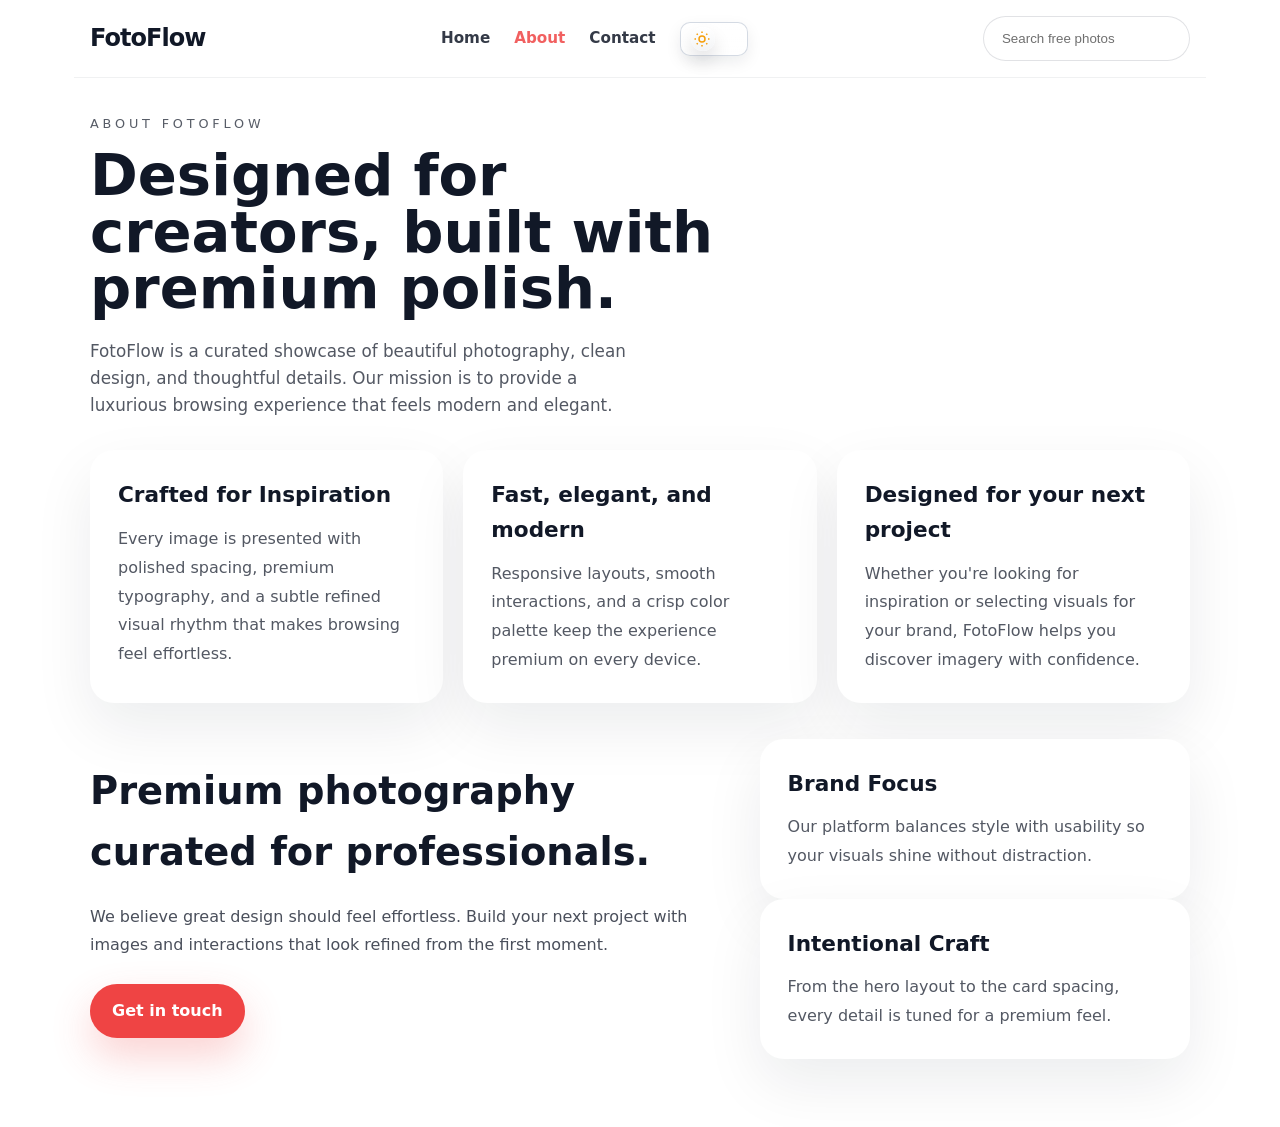
<file: about.html>
<!DOCTYPE html>
<html lang="en">

<head>
    <meta charset="utf-8">
    <meta name="viewport" content="width=device-width, initial-scale=1">
    <title>About · FotoFlow</title>
    <meta name="description" content="About FotoFlow — a polished photo platform built with modern design and responsive interactions.">
    <meta name="theme-color" content="#111827">
    <link rel="icon" href="favicon.svg" type="image/svg+xml">
    <link rel="stylesheet" href="style.css">
</head>

<body>
    <header class="site-header">
        <div class="brand">
            <a href="index.html" class="brand-link">FotoFlow</a>
        </div>
        <nav class="site-nav" aria-label="Primary navigation">
            <a href="index.html">Home</a>
            <a href="about.html" class="active">About</a>
            <a href="contact.html">Contact</a>
            <button id="theme-toggle" aria-label="Toggle color theme" aria-pressed="false">
                <span class="switch" aria-hidden="true">
                    <svg class="icon-sun" viewBox="0 0 24 24" fill="none" stroke="currentColor" stroke-width="2"
                        aria-hidden="true">
                        <circle cx="12" cy="12" r="4"></circle>
                        <path
                            d="M12 2v2M12 20v2M4.93 4.93l1.41 1.41M17.66 17.66l1.41 1.41M2 12h2M20 12h2M4.93 19.07l1.41-1.41M17.66 6.34l1.41-1.41" />
                    </svg>
                    <svg class="icon-moon" viewBox="0 0 24 24" fill="none" stroke="currentColor" stroke-width="2"
                        aria-hidden="true">
                        <path d="M21 12.79A9 9 0 1 1 11.21 3 7 7 0 0 0 21 12.79z" />
                    </svg>
                    <span class="switch-knob" aria-hidden="true"></span>
                </span>
            </button>
        </nav>
        <div class="header-actions">
            <label class="search-wrap">
                <span class="sr-only">Search photos</span>
                <input type="search" placeholder="Search free photos" disabled />
            </label>
        </div>
    </header>

    <main>
        <section class="hero hero-small">
            <div class="hero-copy">
                <p class="eyebrow">About FotoFlow</p>
                <h1>Designed for creators, built with premium polish.</h1>
                <p class="hero-text">FotoFlow is a curated showcase of beautiful photography, clean design, and
                    thoughtful details. Our mission is to provide a luxurious browsing experience that feels modern and
                    elegant.</p>
            </div>
        </section>

        <section class="content-section">
            <div class="section-grid">
                <article class="feature-card">
                    <h2>Crafted for Inspiration</h2>
                    <p>Every image is presented with polished spacing, premium typography, and a subtle refined visual
                        rhythm that makes browsing feel effortless.</p>
                </article>
                <article class="feature-card">
                    <h2>Fast, elegant, and modern</h2>
                    <p>Responsive layouts, smooth interactions, and a crisp color palette keep the experience premium on
                        every device.</p>
                </article>
                <article class="feature-card">
                    <h2>Designed for your next project</h2>
                    <p>Whether you're looking for inspiration or selecting visuals for your brand, FotoFlow helps you
                        discover imagery with confidence.</p>
                </article>
            </div>
        </section>

        <section class="content-section accent-section">
            <div class="section-copy">
                <h2>Premium photography curated for professionals.</h2>
                <p>We believe great design should feel effortless. Build your next project with images and interactions
                    that look refined from the first moment.</p>
                <a class="hero-button" href="contact.html">Get in touch</a>
            </div>
            <div class="section-cards">
                <div class="detail-card">
                    <h3>Brand Focus</h3>
                    <p>Our platform balances style with usability so your visuals shine without distraction.</p>
                </div>
                <div class="detail-card">
                    <h3>Intentional Craft</h3>
                    <p>From the hero layout to the card spacing, every detail is tuned for a premium feel.</p>
                </div>
            </div>
        </section>
    </main>

    <script src="script.js" defer></script>
</body>

</html>
</file>
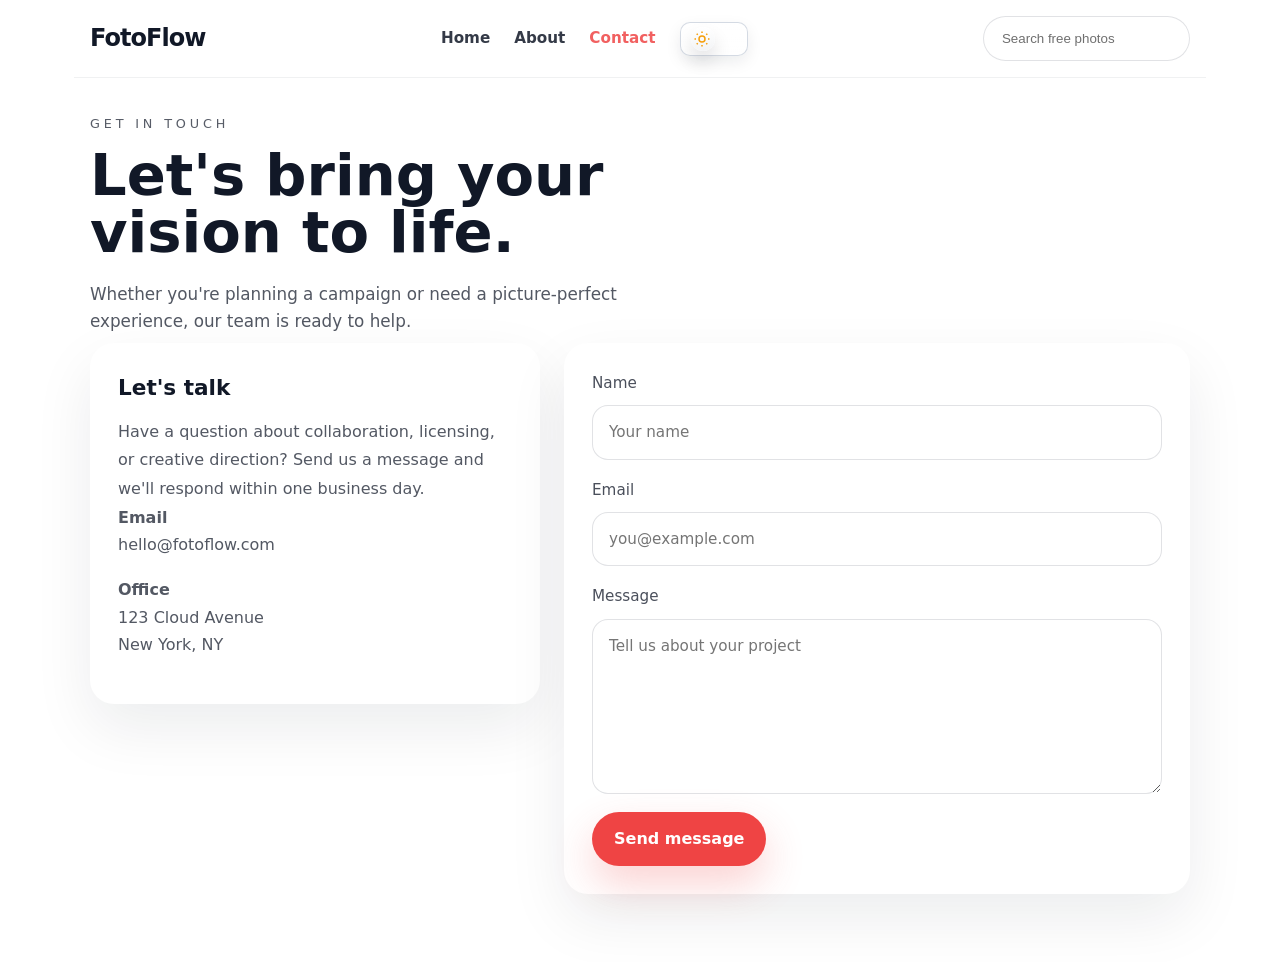
<file: contact.html>
<!DOCTYPE html>
<html lang="en">

<head>
    <meta charset="utf-8">
    <meta name="viewport" content="width=device-width, initial-scale=1">
    <title>Contact · FotoFlow</title>
    <meta name="description" content="Contact FotoFlow for creative support, licensing, or collaboration inquiries.">
    <meta name="theme-color" content="#111827">
    <link rel="icon" href="favicon.svg" type="image/svg+xml">
    <link rel="stylesheet" href="style.css">
</head>

<body>
    <header class="site-header">
        <div class="brand">
            <a href="index.html" class="brand-link">FotoFlow</a>
        </div>
        <nav class="site-nav" aria-label="Primary navigation">
            <a href="index.html">Home</a>
            <a href="about.html">About</a>
            <a href="contact.html" class="active">Contact</a>
            <button id="theme-toggle" aria-label="Toggle color theme" aria-pressed="false">
                <span class="switch" aria-hidden="true">
                    <svg class="icon-sun" viewBox="0 0 24 24" fill="none" stroke="currentColor" stroke-width="2"
                        aria-hidden="true">
                        <circle cx="12" cy="12" r="4"></circle>
                        <path
                            d="M12 2v2M12 20v2M4.93 4.93l1.41 1.41M17.66 17.66l1.41 1.41M2 12h2M20 12h2M4.93 19.07l1.41-1.41M17.66 6.34l1.41-1.41" />
                    </svg>
                    <svg class="icon-moon" viewBox="0 0 24 24" fill="none" stroke="currentColor" stroke-width="2"
                        aria-hidden="true">
                        <path d="M21 12.79A9 9 0 1 1 11.21 3 7 7 0 0 0 21 12.79z" />
                    </svg>
                    <span class="switch-knob" aria-hidden="true"></span>
                </span>
            </button>
        </nav>
        <div class="header-actions">
            <label class="search-wrap">
                <span class="sr-only">Search photos</span>
                <input type="search" placeholder="Search free photos" disabled />
            </label>
        </div>
    </header>

    <main>
        <section class="hero hero-small">
            <div class="hero-copy">
                <p class="eyebrow">Get in touch</p>
                <h1>Let's bring your vision to life.</h1>
                <p class="hero-text">Whether you're planning a campaign or need a picture-perfect experience, our team
                    is ready to help.</p>
            </div>
        </section>

        <section class="content-section contact-grid">
            <div class="contact-card">
                <h2>Let's talk</h2>
                <p>Have a question about collaboration, licensing, or creative direction? Send us a message and we'll
                    respond within one business day.</p>
                <div class="contact-info">
                    <p><strong>Email</strong><br><a href="mailto:hello@fotoflow.com">hello@fotoflow.com</a></p>
                    <p><strong>Office</strong><br>123 Cloud Avenue<br>New York, NY</p>
                </div>
            </div>

            <form id="contact-form" class="contact-form" action="https://formsubmit.co/atik.anik06@gmail.com"
                method="POST">
                <!-- Using FormSubmit.co to forward form results to your email. First-time submissions require email verification. -->
                <input type="hidden" name="_subject" value="New message from FotoFlow contact form">
                <input type="hidden" name="_captcha" value="false">
                <input type="hidden" name="_next" value="index.html">
                <label>
                    <span>Name</span>
                    <input type="text" name="name" placeholder="Your name" required>
                </label>
                <label>
                    <span>Email</span>
                    <input type="email" name="email" placeholder="you@example.com" required>
                </label>
                <label>
                    <span>Message</span>
                    <textarea name="message" rows="6" placeholder="Tell us about your project" required></textarea>
                </label>
                <button id="contact-submit" type="submit" class="hero-button">Send message</button>
            </form>
        </section>
    </main>

    <script src="script.js" defer></script>
</body>

</html>
</file>
<file: style.css>
/* Reset + base */
:where(html, body, button, input, textarea, select) {
  box-sizing: border-box;
}
* {
  margin: 0;
  padding: 0;
}
html {
  scroll-behavior: smooth;
  text-rendering: optimizeLegibility;
  color-scheme: light dark;
}
body {
  min-height: 100vh;
  font-family:
    system-ui,
    -apple-system,
    "Segoe UI",
    Roboto,
    "Helvetica Neue",
    Arial,
    sans-serif;
  line-height: 1.6;
  background: var(--bg);
  color: var(--text);
  -webkit-font-smoothing: antialiased;
}

:root {
  --bg: #ffffff;
  --surface: #ffffff;
  --surface-strong: #f8f8f8;
  --text: #111827;
  --text-muted: rgba(17, 24, 39, 0.72);
  --muted-border: rgba(15, 23, 42, 0.12);
  --accent: #ef4444;
  --accent-strong: #dc2626;
  --header-bg: rgba(255, 255, 255, 0.9);
  --search-bg: rgba(255, 255, 255, 0.95);
  --button-bg: rgba(255, 255, 255, 0.95);
  --card-shadow: 0 24px 60px rgba(15, 23, 42, 0.08);
  --modal-bg: rgba(255, 255, 255, 0.96);
  --max-width: 1100px;
  --container-padding: 16px;
}

html[data-theme="dark"] {
  --bg: #0f172a;
  --surface: #111827;
  --surface-strong: #1e293b;
  --text: #f8fafc;
  --text-muted: rgba(248, 250, 252, 0.72);
  --muted-border: rgba(248, 250, 252, 0.12);
  --accent: #f97316;
  --accent-strong: #ea580c;
  --header-bg: rgba(15, 23, 42, 0.92);
  --search-bg: rgba(15, 23, 42, 0.88);
  --button-bg: rgba(15, 23, 42, 0.95);
  --card-shadow: 0 24px 60px rgba(0, 0, 0, 0.35);
  --modal-bg: rgba(15, 23, 42, 0.92);
}

html {
  scroll-behavior: smooth;
}

/* Layout */
.site-header {
  position: sticky;
  top: 0;
  z-index: 20;
  display: flex;
  align-items: center;
  justify-content: space-between;
  flex-wrap: wrap;
  gap: 16px;
  padding: 16px var(--container-padding);
  max-width: var(--max-width);
  margin: 0 auto;
  background: rgba(255, 255, 255, 0.9);
  backdrop-filter: blur(14px);
  border-bottom: 1px solid rgba(15, 23, 42, 0.06);
}
html[data-theme="dark"] .site-header {
  background: var(--header-bg);
  border-color: rgba(255, 255, 255, 0.08);
}
.brand-link {
  font-size: 1.5rem;
  font-weight: 900;
  letter-spacing: -0.04em;
  color: inherit;
  text-decoration: none;
}
.site-nav {
  display: flex;
  gap: 24px;
  flex-wrap: wrap;
  align-items: center;
}
.site-nav a {
  color: inherit;
  text-decoration: none;
  font-size: 0.95rem;
  font-weight: 700;
  opacity: 0.85;
  transition:
    opacity 120ms ease,
    color 120ms ease;
}
.site-nav a:hover,
.site-nav a:focus-visible {
  opacity: 1;
  color: var(--accent);
}
.header-actions {
  display: flex;
  align-items: center;
  gap: 12px;
  flex-wrap: wrap;
}
.search-wrap {
  position: relative;
  display: inline-flex;
  align-items: center;
  width: min(340px, 100%);
}
.search-wrap input {
  width: 100%;
  padding: 14px 18px;
  border-radius: 999px;
  border: 1px solid var(--muted-border);
  background: var(--search-bg);
  color: var(--text);
}
.search-wrap input::placeholder {
  color: rgba(97, 97, 97, 0.912);
}
.search-wrap input:focus {
  outline: 2px solid rgba(59, 130, 246, 0.35);
}

main {
  padding: 0 var(--container-padding) 32px;
}
.hero {
  width: 100%;
  max-width: var(--max-width);
  padding: 64px 0 16px;
  margin: 0 auto;
}
.hero-copy {
  max-width: 700px;
}
.eyebrow {
  font-size: 0.8rem;
  text-transform: uppercase;
  letter-spacing: 0.3em;
  opacity: 0.7;
  margin-bottom: 14px;
}
.hero h1 {
  font-size: clamp(3rem, 4.5vw, 5rem);
  line-height: 0.98;
  margin: 0 0 20px;
}
.hero-text {
  max-width: 560px;
  font-size: 1.05rem;
  color: rgba(17, 24, 39, 0.72);
}

.hero-small {
  padding: 36px 0 8px;
}

.content-section {
  max-width: var(--max-width);
  margin: 0 auto 36px;
  padding: 0 var(--container-padding);
}

.section-grid {
  display: grid;
  grid-template-columns: repeat(3, minmax(0, 1fr));
  gap: 20px;
  margin-top: 24px;
}

.feature-card,
.detail-card,
.contact-card {
  background: var(--surface);
  border-radius: 24px;
  padding: 28px;
  box-shadow: var(--card-shadow);
}

.feature-card h2,
.detail-card h3,
.contact-card h2 {
  margin: 0 0 12px;
  font-size: 1.35rem;
}

.feature-card p,
.detail-card p,
.contact-card p {
  margin: 0;
  color: rgba(17, 24, 39, 0.72);
  line-height: 1.8;
}

.accent-section {
  display: grid;
  grid-template-columns: 1.2fr 0.8fr;
  gap: 24px;
  align-items: center;
  margin-top: 24px;
}

.section-copy h2 {
  font-size: clamp(2.1rem, 3vw, 2.8rem);
  margin: 0 0 20px;
}

.section-copy p {
  color: rgba(17, 24, 39, 0.76);
  font-size: 1rem;
  line-height: 1.8;
  margin: 0 0 24px;
}

.hero-button {
  display: inline-flex;
  align-items: center;
  justify-content: center;
  padding: 14px 22px;
  border-radius: 999px;
  background: var(--accent);
  color: #fff;
  text-decoration: none;
  font-weight: 700;
  box-shadow: 0 18px 40px rgba(239, 68, 68, 0.24);
}

.hero-button:hover,
.hero-button:focus-visible {
  background: var(--accent-strong);
}

.contact-grid {
  display: grid;
  grid-template-columns: 450px minmax(0, 1fr);
  gap: 24px;
  align-items: start;
}

.contact-form {
  display: grid;
  gap: 18px;
  background: var(--surface);
  padding: 28px;
  border-radius: 24px;
  box-shadow: var(--card-shadow);
}

.contact-form label {
  display: grid;
  gap: 10px;
  font-size: 0.95rem;
  color: rgba(17, 24, 39, 0.76);
}

.contact-form input,
.contact-form textarea {
  width: 100%;
  border: 1px solid rgba(15, 23, 42, 0.12);
  border-radius: 16px;
  padding: 14px 16px;
  background: #fff;
  font: inherit;
}

.contact-form button {
  width: fit-content;
  background: var(--accent);
  color: #fff;
  border: none;
}

.contact-info p {
  margin: 0 0 18px;
  line-height: 1.7;
}

.contact-info a {
  color: inherit;
  text-decoration: none;
}

.site-nav a.active {
  color: var(--accent);
}

@media (max-width: 960px) {
  .section-grid,
  .accent-section,
  .contact-grid {
    grid-template-columns: 1fr;
  }
}

button {
  font: inherit;
  padding: 12px 18px;
  border-radius: 999px;
  border: 1px solid var(--muted-border);
  background: var(--button-bg);
  color: var(--text);
  cursor: pointer;
}
button:hover,
button:focus-visible {
  background: var(--surface-strong);
}

button:focus-visible {
  outline: 2px solid rgba(59, 130, 246, 0.6);
  outline-offset: 2px;
}

/* Small utility */
.sr-only {
  position: absolute;
  left: -10000px;
  top: auto;
  width: 1px;
  height: 1px;
  overflow: hidden;
}

/* Transition for theme changes */
button,
.site-nav a,
.hero-button,
.card,
.modal-share,
.modal-download,
.modal-secondary,
.search-wrap input {
  transition:
    background-color 220ms ease,
    color 220ms ease,
    border-color 220ms ease,
    transform 220ms ease,
    box-shadow 220ms ease;
}

/* Theme switch (icon only) placed at nav right — refined visuals */
.site-nav #theme-toggle {
  margin-left: auto;
  display: inline-flex;
  align-items: center;
  justify-content: center;
  width: 68px;
  height: 34px;
  padding: 4px;
  border-radius: 10px;
  border: 1px solid rgba(148, 163, 184, 0.4);
  background: linear-gradient(180deg, var(--button-bg), var(--surface));
  box-shadow: 0 6px 16px rgba(15, 23, 42, 0.08);
  cursor: pointer;
  color: var(--text);
  transition:
    background-color 260ms ease-in-out,
    border-color 240ms ease-in-out,
    box-shadow 260ms ease-in-out,
    transform 260ms ease-in-out;
}
.site-nav #theme-toggle:focus-visible {
  outline: 3px solid rgba(59, 130, 246, 0.18);
  outline-offset: 3px;
}

/* Switch inner layout */
.site-nav #theme-toggle .switch {
  position: relative;
  display: inline-flex;
  align-items: center;
  width: 62px;
  height: 28px;
}
.site-nav #theme-toggle svg {
  width: 18px;
  height: 18px;
  color: currentColor;
  display: block;
  pointer-events: none;
  transition:
    opacity 260ms ease-in-out,
    transform 260ms ease-in-out;
  z-index: 2;
}
.site-nav #theme-toggle .icon-sun {
  position: absolute;
  left: 8px;
  color: #f59e0b;
  opacity: 0.95;
}
.site-nav #theme-toggle .icon-moon {
  position: absolute;
  right: 8px;
  color: #60a5fa;
  opacity: 0.95;
}

.site-nav #theme-toggle .switch-knob {
  position: absolute;
  left: 6px;
  top: 50%;
  transform: translateY(-50%);
  width: 24px;
  height: 24px;
  border-radius: 50%;
  background: linear-gradient(180deg, #ffffff, #f3f4f6);
  box-shadow: 0 10px 18px rgba(2, 6, 23, 0.12);
  transition:
    transform 320ms ease-in-out,
    background 220ms ease-in-out,
    box-shadow 220ms ease-in-out;
  z-index: 1;
}

/* Dark state: move knob and adjust icon visibility */
.site-nav #theme-toggle[aria-pressed="true"] .switch-knob {
  transform: translateY(-50%) translateX(32px);
  background: linear-gradient(180deg, #374151, #111827);
  box-shadow: 0 10px 18px rgba(0, 0, 0, 0.3);
}
.site-nav #theme-toggle .icon-sun {
  opacity: 1;
  transform: translateY(0) scale(1);
}
.site-nav #theme-toggle .icon-moon {
  opacity: 0;
  transform: translateY(0) scale(0.9);
}
.site-nav #theme-toggle[aria-pressed="true"] .icon-sun {
  opacity: 0 !important;
  transform: translateY(0) scale(0.9);
}
.site-nav #theme-toggle[aria-pressed="true"] .icon-moon {
  opacity: 1;
  transform: translateY(0) scale(1);
}

/* subtle piano-like bounce when toggling */
.site-nav #theme-toggle .switch-knob.bounce {
  animation: piano-bounce 420ms ease-in-out;
}
@keyframes piano-bounce {
  0% {
    transform: translateY(-50%) translateX(0) scale(1);
  }
  30% {
    transform: translateY(-50%) translateX(12px) scale(1.04);
  }
  60% {
    transform: translateY(-50%) translateX(28px) scale(0.98);
  }
  100% {
    transform: translateY(-50%) translateX(32px) scale(1);
  }
}

/* Gallery layout */
.gallery-wrap {
  max-width: var(--max-width);
  margin: 0 auto;
  padding: 0 var(--container-padding);
}
.gallery {
  column-count: 4;
  column-gap: 18px;
  padding-bottom: 24px;
}

@media (max-width: 1100px) {
  .gallery {
    column-count: 3;
  }
}

@media (max-width: 780px) {
  .gallery {
    column-count: 2;
  }
}

@media (max-width: 520px) {
  .gallery {
    column-count: 1;
  }
}

.card {
  position: relative;
  display: inline-block;
  width: 100%;
  margin: 0 0 20px;
  overflow: hidden;
  break-inside: avoid;
  page-break-inside: avoid;
  border-radius: 24px;
  background: var(--surface);
  box-shadow: 0 18px 40px rgba(15, 23, 42, 0.12);
  opacity: 1;
  transform: translateY(0);
  transition:
    opacity 280ms ease-in-out,
    transform 280ms ease-in-out,
    box-shadow 220ms ease-in-out;
}
.card:hover {
  transform: translateY(-6px);
  box-shadow: 0 24px 50px rgba(15, 23, 42, 0.18);
}

.card.hidden {
  opacity: 0;
  transform: translateY(20px);
}

/* Pop heart animation when liking an image */
.pop-heart {
  position: absolute;
  left: 50%;
  top: 40%;
  transform: translate(-50%, -50%);
  pointer-events: none;
  font-size: 36px;
  line-height: 1;
  opacity: 0;
  color: #ff3860;
  text-shadow: 0 6px 18px rgba(239, 68, 68, 0.28);
  animation: pop-heart 900ms cubic-bezier(0.2, 0.9, 0.3, 1) forwards;
}

@keyframes pop-heart {
  0% {
    transform: translate(-50%, -30%) scale(0.6);
    opacity: 0;
  }
  10% {
    opacity: 1;
  }
  60% {
    transform: translate(-50%, -90%) scale(1.6);
    opacity: 1;
  }
  100% {
    transform: translate(-50%, -140%) scale(1.8);
    opacity: 0;
  }
}
.card img {
  width: 100%;
  display: block;
  object-fit: cover;
  border-radius: 20px 20px 0 0;
}
.card-body {
  padding: 18px;
  display: grid;
  gap: 12px;
}
.card-tag {
  display: inline-flex;
  padding: 8px 12px;
  border-radius: 999px;
  background: rgba(59, 130, 246, 0.12);
  color: var(--accent);
  font-size: 0.78rem;
  font-weight: 700;
  letter-spacing: 0.01em;
  width: fit-content;
}
.card-title {
  margin: 0;
  font-size: 1.05rem;
  line-height: 1.35;
  font-weight: 800;
  color: var(--text);
}
.card-meta {
  display: flex;
  justify-content: space-between;
  align-items: center;
  gap: 12px;
  font-size: 0.92rem;
  color: var(--text-muted);
}
.card:hover {
  transform: translateY(-6px);
  box-shadow: 0 24px 70px rgba(15, 23, 42, 0.15);
}
.card .meta {
  position: static;
  padding: 16px 18px 20px;
  display: grid;
  gap: 10px;
  background: var(--surface);
}
.card .title {
  font-size: 1rem;
  line-height: 1.4;
  font-weight: 800;
  color: var(--text);
}
.card .author {
  font-size: 0.88rem;
  color: var(--text-muted);
}
.card .details {
  display: flex;
  align-items: center;
  justify-content: space-between;
  gap: 12px;
  flex-wrap: wrap;
}
.card .details span {
  font-size: 0.82rem;
  color: var(--text-muted);
}
.card .btn-like {
  margin-top: 8px;
  align-self: flex-start;
  background: #ef4444;
  border: 1px solid transparent;
  color: #ffffff;
  cursor: pointer;
  font-weight: 700;
  font-size: 14px;
  padding: 8px 14px;
  border-radius: 999px;
  transition:
    transform 120ms ease,
    background 120ms ease,
    color 120ms ease;
}
.card .btn-like:active {
  transform: scale(0.96);
}
.card .btn-like.liked {
  background: #dc2626;
  color: #ffffff;
  border-color: transparent;
}
.like-burst {
  position: absolute;
  left: 50%;
  top: 50%;
  transform: translate(-50%, -50%) scale(0.4);
  font-size: 2rem;
  pointer-events: none;
  opacity: 0;
  animation: like-pop 0.9s ease forwards;
}
@keyframes like-pop {
  0% {
    opacity: 0;
    transform: translate(-50%, -50%) scale(0.4);
  }
  10% {
    opacity: 1;
    transform: translate(-50%, -70%) scale(1.25);
  }
  50% {
    opacity: 1;
    transform: translate(-50%, -120%) scale(1);
  }
  100% {
    opacity: 0;
    transform: translate(-50%, -180%) scale(0.8);
  }
}

.skeleton {
  background: linear-gradient(
    90deg,
    rgba(0, 0, 0, 0.06),
    rgba(0, 0, 0, 0.02) 50%,
    rgba(0, 0, 0, 0.06)
  );
  background-size: 200% 100%;
  animation: shimmer 1.2s linear infinite;
}
@keyframes shimmer {
  0% {
    background-position: 200% 0;
  }
  100% {
    background-position: -200% 0;
  }
}

/* Sentinel used for infinite scroll; tiny and invisible */
.sentinel {
  width: 100%;
  height: 1px;
}

body.modal-open {
  overflow: hidden;
}

.modal {
  position: fixed;
  inset: 0;
  background: rgba(10, 14, 28, 0.8);
  display: flex;
  align-items: center;
  justify-content: center;
  padding: 24px;
  z-index: 50;
}

.modal[hidden] {
  display: none;
}

.modal-panel {
  width: min(900px, 100%);
  max-height: min(760px, calc(100vh - 48px));
  background: rgba(255, 255, 255, 0.98);
  border-radius: 24px;
  overflow: hidden;
  box-shadow: 0 40px 120px rgba(0, 0, 0, 0.35);
  animation: modal-pop 180ms ease;
}

.modal-close {
  position: absolute;
  top: 18px;
  right: 18px;
  width: 38px;
  height: 38px;
  border-radius: 50%;
  border: none;
  background: rgba(255, 255, 255, 0.92);
  color: #111;
  font-size: 24px;
  cursor: pointer;
  box-shadow: 0 8px 18px rgba(0, 0, 0, 0.12);
}

.modal-download {
  margin-top: 18px;
  width: fit-content;
  padding: 10px 16px;
  border-radius: 18px;
  border: 1px solid #dc2626;
  background: #ef4444;
  color: #fff;
  font-weight: 700;
  cursor: pointer;
}

.modal-download:hover,
.modal-download:focus-visible {
  background: #dc2626;
}

.modal-content {
  display: grid;
  grid-template-columns: 1.4fr 1fr;
  gap: 22px;
  padding: 24px;
  min-height: 520px;
}

.modal-preview {
  display: flex;
  align-items: center;
  justify-content: center;
  min-height: 100%;
  max-height: 100%;
  padding: 6px;
  background: var(--surface-strong);
  border-radius: 20px;
  overflow: hidden;
}

.modal-preview img {
  width: auto;
  height: auto;
  max-width: 100%;
  max-height: 100%;
  object-fit: contain;
  border-radius: 18px;
  display: block;
  margin: 0 auto;
}

.modal-copy {
  display: grid;
  gap: 16px;
  color: #111;
}
.modal-copy-header {
  display: flex;
  align-items: center;
  justify-content: space-between;
  gap: 12px;
}
.modal-copy h2 {
  margin: 0;
  font-size: 26px;
}
.modal-share {
  border: none;
  background: var(--button-bg);
  color: var(--text);
  width: 52px;
  height: 52px;
  border-radius: 14px;
  display: inline-flex;
  align-items: center;
  justify-content: center;
  cursor: pointer;
  box-shadow: 0 10px 24px rgba(15, 23, 42, 0.08);
}
.modal-share svg {
  width: 24px;
  height: 24px;
}
.modal-share:hover,
.modal-share:focus-visible {
  transform: translateY(-1px);
  background: var(--surface);
}
.modal-actions {
  display: flex;
  align-items: center;
  justify-content: flex-start;
  gap: 12px;
  flex-wrap: wrap;
}
.modal-secondary {
  background: transparent;
  border: 1px solid var(--muted-border);
  color: var(--text);
  padding: 10px 16px;
  border-radius: 14px;
  cursor: pointer;
  transition:
    background 180ms ease,
    border-color 180ms ease,
    transform 180ms ease;
}
.modal-secondary:hover,
.modal-secondary:focus-visible {
  background: var(--surface-strong);
}
.modal-label {
  font-size: 14px;
  color: #555;
  margin: 0;
}
.modal-label strong {
  font-weight: 700;
}
#modal-description {
  font-size: 15px;
  color: #333;
  margin-top: 12px;
  line-height: 1.6;
}

@media (max-width: 820px) {
  .modal-content {
    grid-template-columns: 1fr;
  }
}

@keyframes modal-pop {
  from {
    transform: translateY(16px);
    opacity: 0;
  }
  to {
    transform: translateY(0);
    opacity: 1;
  }
}
</file>
